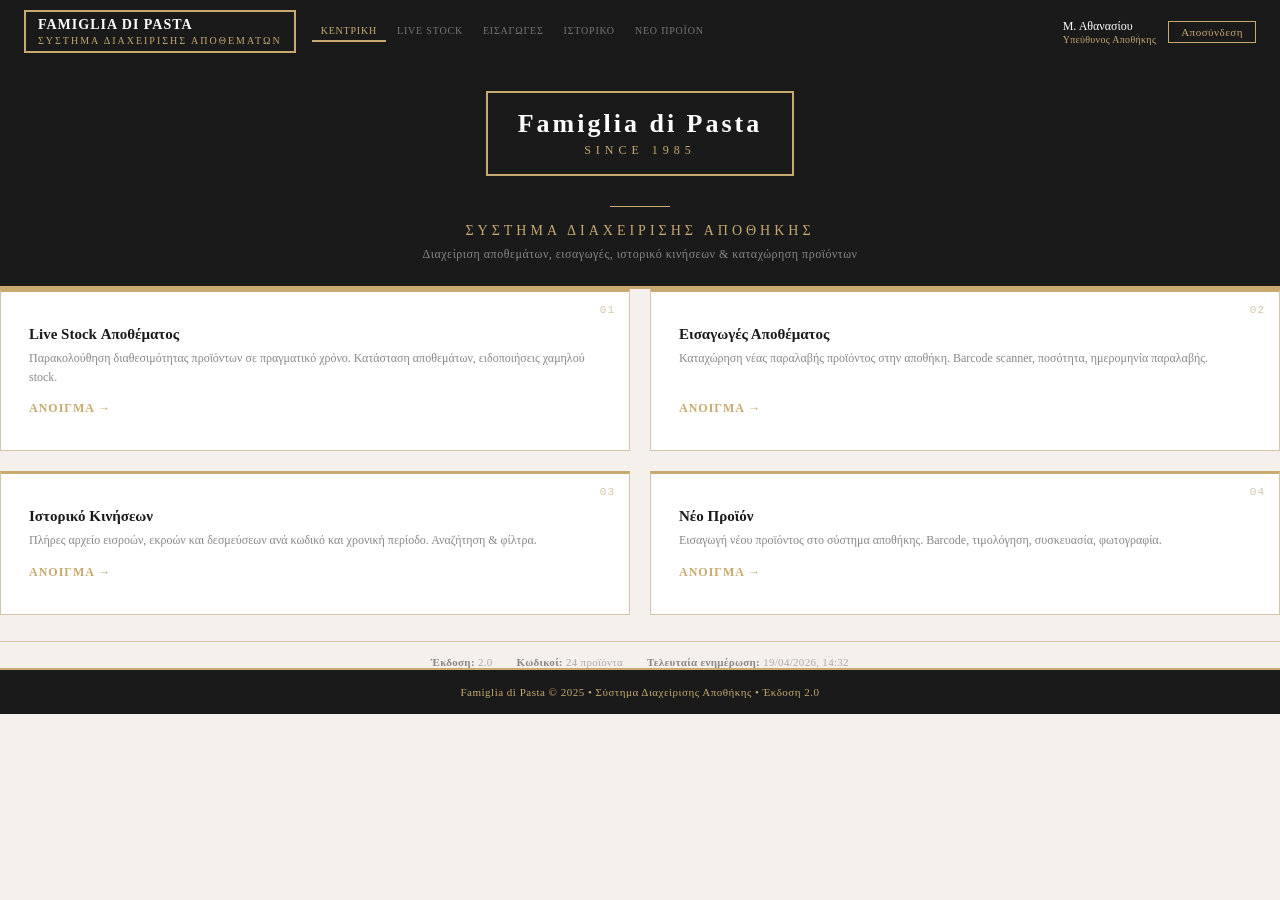
<file: index.html>
<!DOCTYPE html>
<html lang="el">
<head>
  <meta charset="UTF-8">
  <meta name="viewport" content="width=device-width, initial-scale=1.0">
  <title>Famiglia di Pasta – Κεντρική</title>
  <link rel="stylesheet" href="famiglia_style.css">
  <style>
    #logo-box { text-decoration: none; }
    #hero { padding: 28px 28px 24px; }
    #nav-grid { max-width: 100%; grid-template-columns: 1fr 1fr; gap: 20px; }
    .nav-card { padding: 34px 28px; }
    #main.home { max-width: 1100px; padding: 28px 32px 40px; }
    footer { margin-top: 0; }
  </style>
</head>
<body>

<a class="skip-nav" href="#main-content">Μετάβαση στο περιεχόμενο</a>

<div id="navbar" role="banner">
  <div id="navbar-left">
    <a href="Home.html" id="logo-box" aria-label="Famiglia di Pasta - Αρχική">
      <span id="logo-text">FAMIGLIA DI PASTA</span>
      <span id="logo-sub">Σύστημα Διαχείρισης Αποθεμάτων</span>
    </a>
    <nav id="navbar-links" aria-label="Κύρια πλοήγηση">
      <a href="Home.html" class="active" aria-current="page">Κεντρική</a>
      <a href="LiveStock.html">Live Stock</a>
      <a href="IncomingStock.html">Εισαγωγές</a>
      <a href="stockHistory.html">Ιστορικό</a>
      <a href="newProduct.html">Νέο Προϊόν</a>
    </nav>
  </div>
  <div id="navbar-right">
    <div>
      <span id="user-name">Μ. Αθανασίου</span>
      <span id="user-role">Υπεύθυνος Αποθήκης</span>
    </div>
    <a id="logout-btn" href="#" aria-label="Αποσύνδεση από το σύστημα">Αποσύνδεση</a>
  </div>
</div>

<!-- ===== HERO ===== -->
<div id="hero" role="img" aria-label="Famiglia di Pasta, since 1985">
  <div id="hero-logo">
    <span class="logo-main">Famiglia di Pasta</span>
    <span class="logo-accent">since 1985</span>
  </div>
  <div class="gold-divider"></div>
  <h1>Σύστημα Διαχείρισης Αποθήκης</h1>
  <p>Διαχείριση αποθεμάτων, εισαγωγές, ιστορικό κινήσεων &amp; καταχώρηση προϊόντων</p>
</div>

<!-- ===== MAIN ===== -->
<main id="main-content" id="main" class="home">

  <nav id="nav-grid" aria-label="Ενότητες συστήματος">

    <a class="nav-card" href="LiveStock.html">
      <span class="nav-card-number" aria-hidden="true">01</span>
      <span class="nav-card-title">Live Stock Αποθέματος</span>
      <span class="nav-card-desc">Παρακολούθηση διαθεσιμότητας προϊόντων σε πραγματικό χρόνο. Κατάσταση αποθεμάτων, ειδοποιήσεις χαμηλού stock.</span>
      <span class="nav-card-arrow" aria-hidden="true">Άνοιγμα &rarr;</span>
    </a>

    <a class="nav-card" href="IncomingStock.html">
      <span class="nav-card-number" aria-hidden="true">02</span>
      <span class="nav-card-title">Εισαγωγές Αποθέματος</span>
      <span class="nav-card-desc">Καταχώρηση νέας παραλαβής προϊόντος στην αποθήκη. Barcode scanner, ποσότητα, ημερομηνία παραλαβής.</span>
      <span class="nav-card-arrow" aria-hidden="true">Άνοιγμα &rarr;</span>
    </a>

    <a class="nav-card" href="stockHistory.html">
      <span class="nav-card-number" aria-hidden="true">03</span>
      <span class="nav-card-title">Ιστορικό Κινήσεων</span>
      <span class="nav-card-desc">Πλήρες αρχείο εισροών, εκροών και δεσμεύσεων ανά κωδικό και χρονική περίοδο. Αναζήτηση &amp; φίλτρα.</span>
      <span class="nav-card-arrow" aria-hidden="true">Άνοιγμα &rarr;</span>
    </a>

    <a class="nav-card" href="newProduct.html">
      <span class="nav-card-number" aria-hidden="true">04</span>
      <span class="nav-card-title">Νέο Προϊόν</span>
      <span class="nav-card-desc">Εισαγωγή νέου προϊόντος στο σύστημα αποθήκης. Barcode, τιμολόγηση, συσκευασία, φωτογραφία.</span>
      <span class="nav-card-arrow" aria-hidden="true">Άνοιγμα &rarr;</span>
    </a>

  </nav>

  <div id="sys-info" aria-label="Πληροφορίες συστήματος">
    <span class="sys-item"><strong>Έκδοση:</strong> 2.0</span>
    <span class="sys-item"><strong>Κωδικοί:</strong> 24 προϊόντα</span>
    <span class="sys-item"><strong>Τελευταία ενημέρωση:</strong> 19/04/2026, 14:32</span>
  </div>

</main>

<footer>
  <p>Famiglia di Pasta &copy; 2025 &bull; Σύστημα Διαχείρισης Αποθήκης &bull; Έκδοση 2.0</p>
</footer>

</body>
</html>
</file>
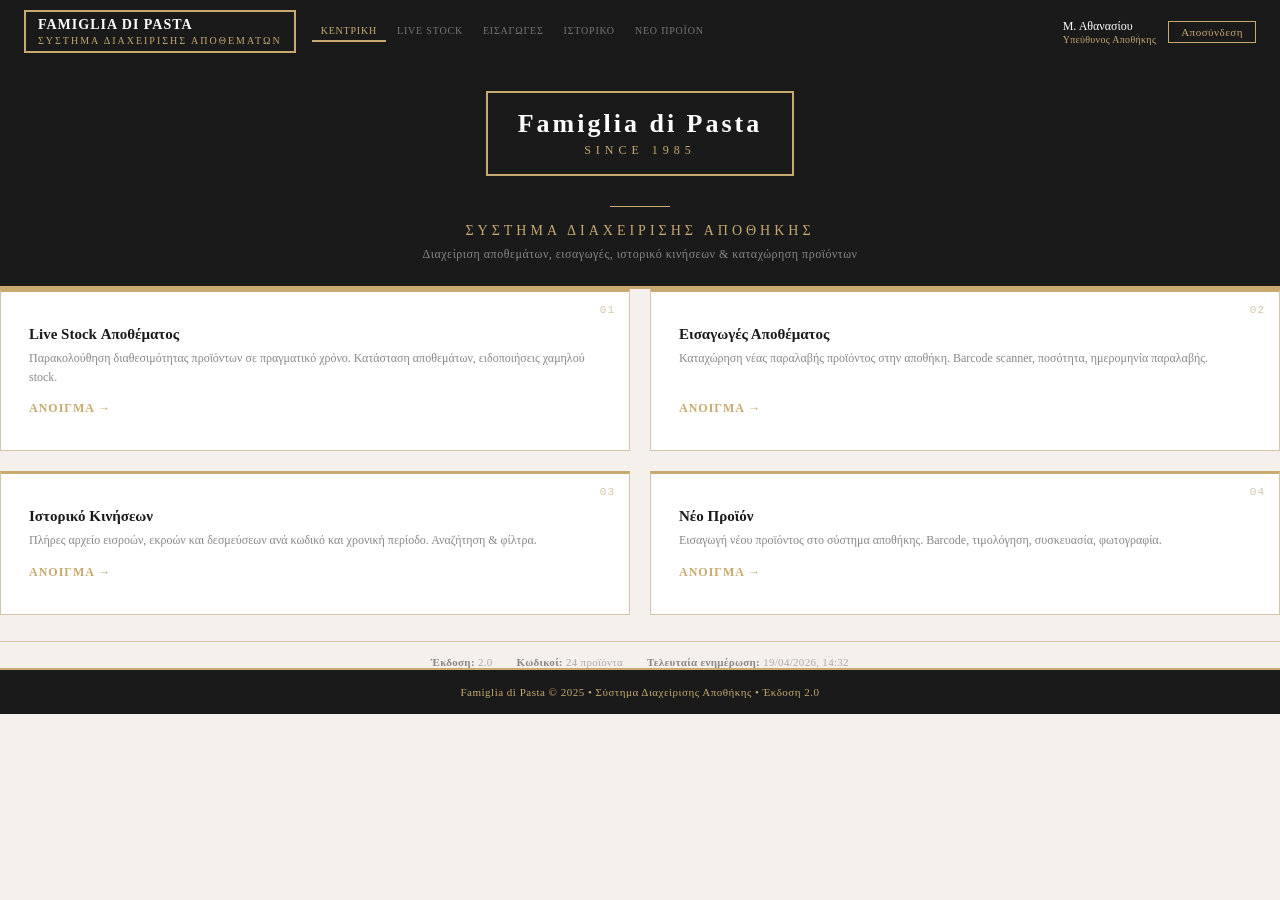
<file: Home.html>
<!DOCTYPE html>
<html lang="el">
<head>
  <meta charset="UTF-8">
  <meta name="viewport" content="width=device-width, initial-scale=1.0">
  <title>Famiglia di Pasta – Κεντρική</title>
  <link rel="stylesheet" href="famiglia_style.css">
  <style>
    #logo-box { text-decoration: none; }
    #hero { padding: 28px 28px 24px; }
    #nav-grid { max-width: 100%; grid-template-columns: 1fr 1fr; gap: 20px; }
    .nav-card { padding: 34px 28px; }
    #main.home { max-width: 1100px; padding: 28px 32px 40px; }
    footer { margin-top: 0; }
  </style>
</head>
<body>

<a class="skip-nav" href="#main-content">Μετάβαση στο περιεχόμενο</a>

<div id="navbar" role="banner">
  <div id="navbar-left">
    <a href="Home.html" id="logo-box" aria-label="Famiglia di Pasta - Αρχική">
      <span id="logo-text">FAMIGLIA DI PASTA</span>
      <span id="logo-sub">Σύστημα Διαχείρισης Αποθεμάτων</span>
    </a>
    <nav id="navbar-links" aria-label="Κύρια πλοήγηση">
      <a href="Home.html" class="active" aria-current="page">Κεντρική</a>
      <a href="LiveStock.html">Live Stock</a>
      <a href="IncomingStock.html">Εισαγωγές</a>
      <a href="stockHistory.html">Ιστορικό</a>
      <a href="newProduct.html">Νέο Προϊόν</a>
    </nav>
  </div>
  <div id="navbar-right">
    <div>
      <span id="user-name">Μ. Αθανασίου</span>
      <span id="user-role">Υπεύθυνος Αποθήκης</span>
    </div>
    <a id="logout-btn" href="#" aria-label="Αποσύνδεση από το σύστημα">Αποσύνδεση</a>
  </div>
</div>

<!-- ===== HERO ===== -->
<div id="hero" role="img" aria-label="Famiglia di Pasta, since 1985">
  <div id="hero-logo">
    <span class="logo-main">Famiglia di Pasta</span>
    <span class="logo-accent">since 1985</span>
  </div>
  <div class="gold-divider"></div>
  <h1>Σύστημα Διαχείρισης Αποθήκης</h1>
  <p>Διαχείριση αποθεμάτων, εισαγωγές, ιστορικό κινήσεων &amp; καταχώρηση προϊόντων</p>
</div>

<!-- ===== MAIN ===== -->
<main id="main-content" id="main" class="home">

  <nav id="nav-grid" aria-label="Ενότητες συστήματος">

    <a class="nav-card" href="LiveStock.html">
      <span class="nav-card-number" aria-hidden="true">01</span>
      <span class="nav-card-title">Live Stock Αποθέματος</span>
      <span class="nav-card-desc">Παρακολούθηση διαθεσιμότητας προϊόντων σε πραγματικό χρόνο. Κατάσταση αποθεμάτων, ειδοποιήσεις χαμηλού stock.</span>
      <span class="nav-card-arrow" aria-hidden="true">Άνοιγμα &rarr;</span>
    </a>

    <a class="nav-card" href="IncomingStock.html">
      <span class="nav-card-number" aria-hidden="true">02</span>
      <span class="nav-card-title">Εισαγωγές Αποθέματος</span>
      <span class="nav-card-desc">Καταχώρηση νέας παραλαβής προϊόντος στην αποθήκη. Barcode scanner, ποσότητα, ημερομηνία παραλαβής.</span>
      <span class="nav-card-arrow" aria-hidden="true">Άνοιγμα &rarr;</span>
    </a>

    <a class="nav-card" href="stockHistory.html">
      <span class="nav-card-number" aria-hidden="true">03</span>
      <span class="nav-card-title">Ιστορικό Κινήσεων</span>
      <span class="nav-card-desc">Πλήρες αρχείο εισροών, εκροών και δεσμεύσεων ανά κωδικό και χρονική περίοδο. Αναζήτηση &amp; φίλτρα.</span>
      <span class="nav-card-arrow" aria-hidden="true">Άνοιγμα &rarr;</span>
    </a>

    <a class="nav-card" href="newProduct.html">
      <span class="nav-card-number" aria-hidden="true">04</span>
      <span class="nav-card-title">Νέο Προϊόν</span>
      <span class="nav-card-desc">Εισαγωγή νέου προϊόντος στο σύστημα αποθήκης. Barcode, τιμολόγηση, συσκευασία, φωτογραφία.</span>
      <span class="nav-card-arrow" aria-hidden="true">Άνοιγμα &rarr;</span>
    </a>

  </nav>

  <div id="sys-info" aria-label="Πληροφορίες συστήματος">
    <span class="sys-item"><strong>Έκδοση:</strong> 2.0</span>
    <span class="sys-item"><strong>Κωδικοί:</strong> 24 προϊόντα</span>
    <span class="sys-item"><strong>Τελευταία ενημέρωση:</strong> 19/04/2026, 14:32</span>
  </div>

</main>

<footer>
  <p>Famiglia di Pasta &copy; 2025 &bull; Σύστημα Διαχείρισης Αποθήκης &bull; Έκδοση 2.0</p>
</footer>

</body>
</html>
</file>
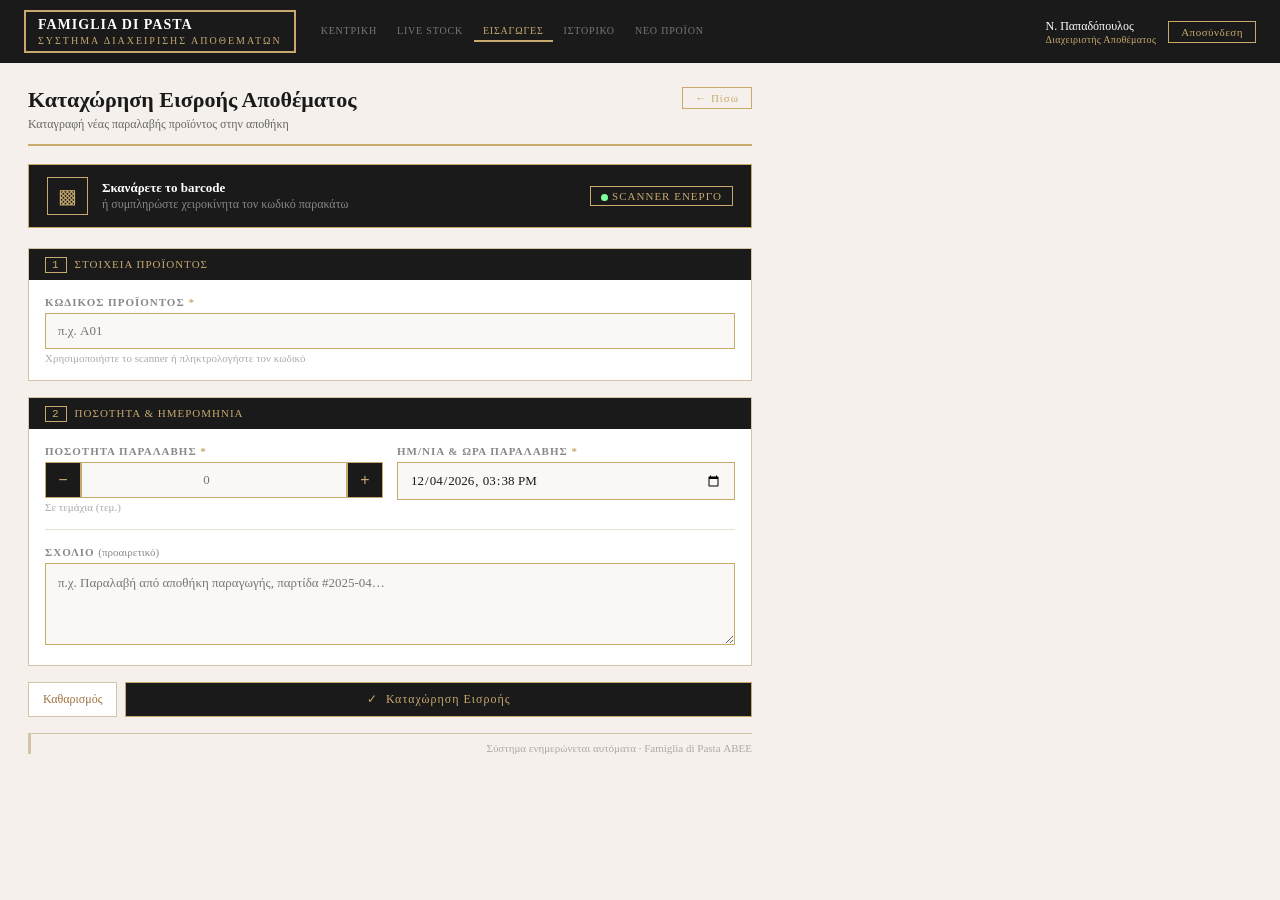
<file: IncomingStock.html>
<!DOCTYPE html>
<html lang="el">
<head>
  <meta charset="UTF-8">
  <meta name="viewport" content="width=device-width, initial-scale=1.0">
  <title>Famiglia di Pasta – Καταχώρηση Εισροής Αποθεμάτων</title>
  <link rel="stylesheet" href="famiglia_style.css">
  <style>#logo-box { text-decoration: none; }</style>
</head>
<body>

<a class="skip-nav" href="#main-content">Μετάβαση στο περιεχόμενο</a>

<!-- ===== NAVBAR ===== -->
<div id="navbar" role="banner">
  <div id="navbar-left">
    <a href="index.html" id="logo-box" aria-label="Famiglia di Pasta - Αρχική">
      <span id="logo-text">FAMIGLIA DI PASTA</span>
      <span id="logo-sub">Σύστημα Διαχείρισης Αποθεμάτων</span>
    </a>
    <nav id="navbar-links" aria-label="Κύρια πλοήγηση">
      <a href="index.html">Κεντρική</a>
      <a href="LiveStock.html">Live Stock</a>
      <a href="IncomingStock.html" class="active" aria-current="page">Εισαγωγές</a>
      <a href="stockHistory.html">Ιστορικό</a>
      <a href="newProduct.html">Νέο Προϊόν</a>
    </nav>
  </div>
  <div id="navbar-right">
    <div>
      <span id="user-name">Ν. Παπαδόπουλος</span>
      <span id="user-role">Διαχειριστής Αποθέματος</span>
    </div>
    <a id="logout-btn" href="#" aria-label="Αποσύνδεση">Αποσύνδεση</a>
  </div>
</div>

<!-- ===== MAIN ===== -->
<main id="main-content">
<div id="main" style="max-width:780px">

  <!-- Page Header -->
  <div id="page-header">
    <div>
      <h1 id="page-title">Καταχώρηση Εισροής Αποθέματος</h1>
      <p id="page-sub">Καταγραφή νέας παραλαβής προϊόντος στην αποθήκη</p>
    </div>
    <a href="index.html" class="btn-gold" aria-label="Επιστροφή στην κεντρική">&#8592; Πίσω</a>
  </div>

  <!-- Scanner Banner -->
  <div id="scanner-banner" role="status" aria-label="Κατάσταση scanner">
    <div class="scanner-icon" aria-hidden="true">&#9641;</div>
    <div>
      <strong>Σκανάρετε το barcode</strong><br>
      <span class="sub">ή συμπληρώστε χειροκίνητα τον κωδικό παρακάτω</span>
    </div>
    <span class="badge-scanner"><span class="dot" aria-hidden="true"></span>SCANNER ΕΝΕΡΓΟ</span>
  </div>

  <!-- Card 1: Προϊόν -->
  <div class="fp-card">
    <div class="fp-card-header"><span class="num" aria-hidden="true">1</span>Στοιχεία Προϊόντος</div>
    <div class="p-3" style="padding:16px">
      <label for="prod-code">Κωδικός Προϊόντος <span class="req" aria-label="υποχρεωτικό">*</span></label>
      <input type="text" id="prod-code" placeholder="π.χ. A01"
             oninput="handleCode(this.value)" autocomplete="off"
             aria-describedby="code-hint code-err">
      <div class="form-text" id="code-hint">Χρησιμοποιήστε το scanner ή πληκτρολογήστε τον κωδικό</div>
      <div id="code-err" role="alert" aria-live="polite">
        &#9888; Ο κωδικός δεν βρέθηκε στο σύστημα
      </div>
      <div id="prod-preview" aria-live="polite">
        <div>
          <div id="pp-name">—</div>
          <div id="pp-code">—</div>
        </div>
        <div style="text-align:right">
          <div class="form-text">Τρέχον απόθεμα</div>
          <span id="pp-stock-val">—</span>
          <span class="form-text"> τεμ.</span>
        </div>
      </div>
    </div>
  </div>

  <!-- Card 2: Ποσότητα & Ημερομηνία -->
  <div class="fp-card">
    <div class="fp-card-header"><span class="num" aria-hidden="true">2</span>Ποσότητα &amp; Ημερομηνία</div>
    <div style="padding:16px">
      <div class="row-2">

        <div class="col">
          <label for="qty">Ποσότητα Παραλαβής <span class="req" aria-label="υποχρεωτικό">*</span></label>
          <div style="display:flex;gap:0">
            <button class="btn-qty" type="button" onclick="changeQty(-1)" aria-label="Μείωση ποσότητας">−</button>
            <input type="number" id="qty" style="text-align:center;border-radius:0;flex:1" min="1" placeholder="0"
                   oninput="updateSummary()" aria-describedby="qty-hint">
            <button class="btn-qty" type="button" onclick="changeQty(1)" aria-label="Αύξηση ποσότητας">+</button>
          </div>
          <div class="form-text" id="qty-hint">Σε τεμάχια (τεμ.)</div>
        </div>

        <div class="col">
          <label for="dt-field">Ημ/νία &amp; Ώρα Παραλαβής <span class="req" aria-label="υποχρεωτικό">*</span></label>
          <input type="datetime-local" id="dt-field">
        </div>

      </div>

      <hr class="divider" style="margin:16px 0">

      <div id="summary-bar" aria-live="polite">
        <div><div class="sum-label">Κωδικός</div><div class="sum-val" id="sum-code">—</div></div>
        <div><div class="sum-label">Ποσ. Εισροής</div><div class="sum-val" id="sum-qty">—</div></div>
        <div><div class="sum-label">Νέο Απόθεμα</div><div class="sum-val" id="sum-new">—</div></div>
      </div>

      <label for="comment">Σχόλιο <span style="text-transform:none;letter-spacing:0;font-size:11px;font-weight:normal">(προαιρετικό)</span></label>
      <textarea id="comment" rows="3" placeholder="π.χ. Παραλαβή από αποθήκη παραγωγής, παρτίδα #2025-04…"></textarea>
    </div>
  </div>

  <!-- Actions -->
  <div style="display:flex;gap:8px;margin-bottom:16px;flex-wrap:wrap">
    <button id="btn-clear" class="btn-clear" type="button" onclick="clearForm()">Καθαρισμός</button>
    <button id="btn-submit" type="button" style="flex:1;min-width:180px" onclick="submitForm()">&#10003; &nbsp;Καταχώρηση Εισροής</button>
  </div>

  <p id="footer">Σύστημα ενημερώνεται αυτόματα &middot; Famiglia di Pasta ΑΒΕΕ</p>
</div>
</main>

<div id="toast" role="status" aria-live="polite">&#10003; &nbsp;Η εισροή καταχωρήθηκε επιτυχώς!</div>

<script>
  var products = {
    /* ── ΑΤΟΜΙΚΑ ── */
    'A01': { name: 'Σφολιάτες ατομικά',                  stock: 1240 },
    'A02': { name: 'Σφολιάτες χειροποίητες πατητές',     stock: 560  },
    'A03': { name: 'Χειροποίητες Σφολιάτες',             stock: 430  },
    'A04': { name: 'Κρουασίνια',                          stock: 890  },
    'A05': { name: 'Ζύμες κουρού',                        stock: 320  },
    'A06': { name: 'Γεμιστά κουλούρια Θεσσαλονίκης',    stock: 210  },
    'A07': { name: 'Κουλούρια',                           stock: 780  },
    'A08': { name: 'Φλογέρες ατομικά',                   stock: 150  },
    'A09': { name: 'Κρουασάν ατομικά',                   stock: 95   },
    'A10': { name: 'Μπριός',                              stock: 340  },
    'A11': { name: 'Ατομικές πίτες',                      stock: 60   },
    'A12': { name: 'Πίτες σκεπαστές',                    stock: 480  },
    'A13': { name: 'Χειροποίητα βέργας',                 stock: 270  },
    'A14': { name: 'Πίτες χωριάτικες ταψί',              stock: 0    },
    'A15': { name: 'Μπουγάτσες',                          stock: 130  },
    'A16': { name: 'Κρουασάν προσυσκευασμένα',           stock: 85   },
    /* ── ΧΥΜΑ ── */
    'X01': { name: 'Σφολιάτες μίνι χύμα',                stock: 85   },
    'X02': { name: 'Μίνι κουρού',                         stock: 620  },
    'X03': { name: 'Βέργας μίνι χύμα',                   stock: 310  },
    'X04': { name: 'Κρουασανάκια μίνι χύμα',             stock: 450  },
    'X05': { name: 'Κουλουρίνια μίνι χύμα',              stock: 900  },
    'X06': { name: 'Μπριός μίνι',                         stock: 40   },
    'X07': { name: 'Κροκέτες',                            stock: 430  },
    'X08': { name: 'Γλυκά μίνι',                          stock: 180  },
    /* ── ΣΥΣΚΕΥΑΣΜΕΝΑ ── */
    'S01': { name: 'Πίτες Famiglia',                      stock: 40   },
    'S02': { name: 'Σφολιάτες Μίνι',                     stock: 720  },
    'S03': { name: 'Πίτες - ταψιά',                      stock: 390  },
    'S04': { name: 'Στριφτές Πίτες',                     stock: 260  },
    'S05': { name: 'Μίνι κουρού',                         stock: 510  },
    'S06': { name: 'Κουλουρίνια',                         stock: 830  },
    'S07': { name: 'Μπουγάτσες',                          stock: 110  },
    'S08': { name: 'Μπισκότα',                            stock: 1500 },
    'S09': { name: 'Μίνι Βέργας',                        stock: 670  },
    'S10': { name: 'Ρολλίνια',                            stock: 0    },
    /* ── ΑΡΤΟΣΚΕΥΑΣΜΑΤΑ ── */
    'B01': { name: 'Μπαγκέτες 250γρ+',                   stock: 560  },
    'B02': { name: 'Μπαγκέτες Σάντουιτς 120-150γρ',      stock: 340  },
    'B03': { name: 'Ψωμάκια Golden Selection 30-65γρ',   stock: 920  },
    'B04': { name: 'Φρατζόλες 350-400γρ',                stock: 0    },
    'B05': { name: 'Τσιαπάτα Σάντουιτς 70-130γρ',        stock: 210  },
    'B06': { name: 'Μίνι Κουβέρ "Μόνο Απόψυξη" 30γρ',  stock: 75   },
    'B07': { name: 'Φόρμες Τοστ 800, 950 και 1350γρ',    stock: 480  },
    'B08': { name: 'Ψωμάκια Burgers',                    stock: 630  }
  };

  var currentStock = null;

  (function() {
    var now = new Date();
    now.setMinutes(now.getMinutes() - now.getTimezoneOffset());
    document.getElementById('dt-field').value = now.toISOString().slice(0, 16);
  })();

  function handleCode(val) {
    var code = val.trim().toUpperCase();
    var inp  = document.getElementById('prod-code');
    var prev = document.getElementById('prod-preview');
    var err  = document.getElementById('code-err');

    prev.classList.remove('show');
    err.classList.remove('show');
    inp.classList.remove('scanned');
    currentStock = null;

    if (code.length < 2) { updateSummary(); return; }

    if (products[code]) {
      var p = products[code];
      document.getElementById('pp-name').textContent      = p.name;
      document.getElementById('pp-code').textContent      = code;
      document.getElementById('pp-stock-val').textContent = p.stock.toLocaleString('el-GR');
      prev.classList.add('show');
      inp.classList.add('scanned');
      currentStock = p.stock;
    } else {
      err.classList.add('show');
    }
    updateSummary();
  }

  function changeQty(d) {
    var el = document.getElementById('qty');
    el.value = Math.max(1, (parseInt(el.value) || 0) + d);
    updateSummary();
  }

  function updateSummary() {
    var code = document.getElementById('prod-code').value.trim().toUpperCase();
    var qty  = parseInt(document.getElementById('qty').value) || 0;
    var bar  = document.getElementById('summary-bar');

    if (currentStock !== null && qty > 0) {
      document.getElementById('sum-code').textContent = code;
      document.getElementById('sum-qty').textContent  = '+' + qty;
      document.getElementById('sum-new').textContent  = (currentStock + qty).toLocaleString('el-GR');
      bar.classList.add('show');
    } else {
      bar.classList.remove('show');
    }
  }

  function clearForm() {
    document.getElementById('prod-code').value = '';
    document.getElementById('prod-code').classList.remove('scanned');
    document.getElementById('qty').value = '';
    document.getElementById('comment').value = '';
    document.getElementById('prod-preview').classList.remove('show');
    document.getElementById('code-err').classList.remove('show');
    document.getElementById('summary-bar').classList.remove('show');
    var n = new Date();
    n.setMinutes(n.getMinutes() - n.getTimezoneOffset());
    document.getElementById('dt-field').value = n.toISOString().slice(0, 16);
    currentStock = null;
    document.getElementById('prod-code').focus();
  }

  function submitForm() {
    var code = document.getElementById('prod-code').value.trim().toUpperCase();
    var qty  = parseInt(document.getElementById('qty').value) || 0;
    var dt   = document.getElementById('dt-field').value;

    if (!products[code]) { document.getElementById('code-err').classList.add('show'); document.getElementById('prod-code').focus(); return; }
    if (qty < 1)          { document.getElementById('qty').focus(); return; }
    if (!dt)              { document.getElementById('dt-field').focus(); return; }

    products[code].stock += qty;
    var t = document.getElementById('toast');
    t.classList.add('show');
    setTimeout(function() { t.classList.remove('show'); }, 3000);
    setTimeout(clearForm, 400);
  }
</script>

</body>
</html>
</file>
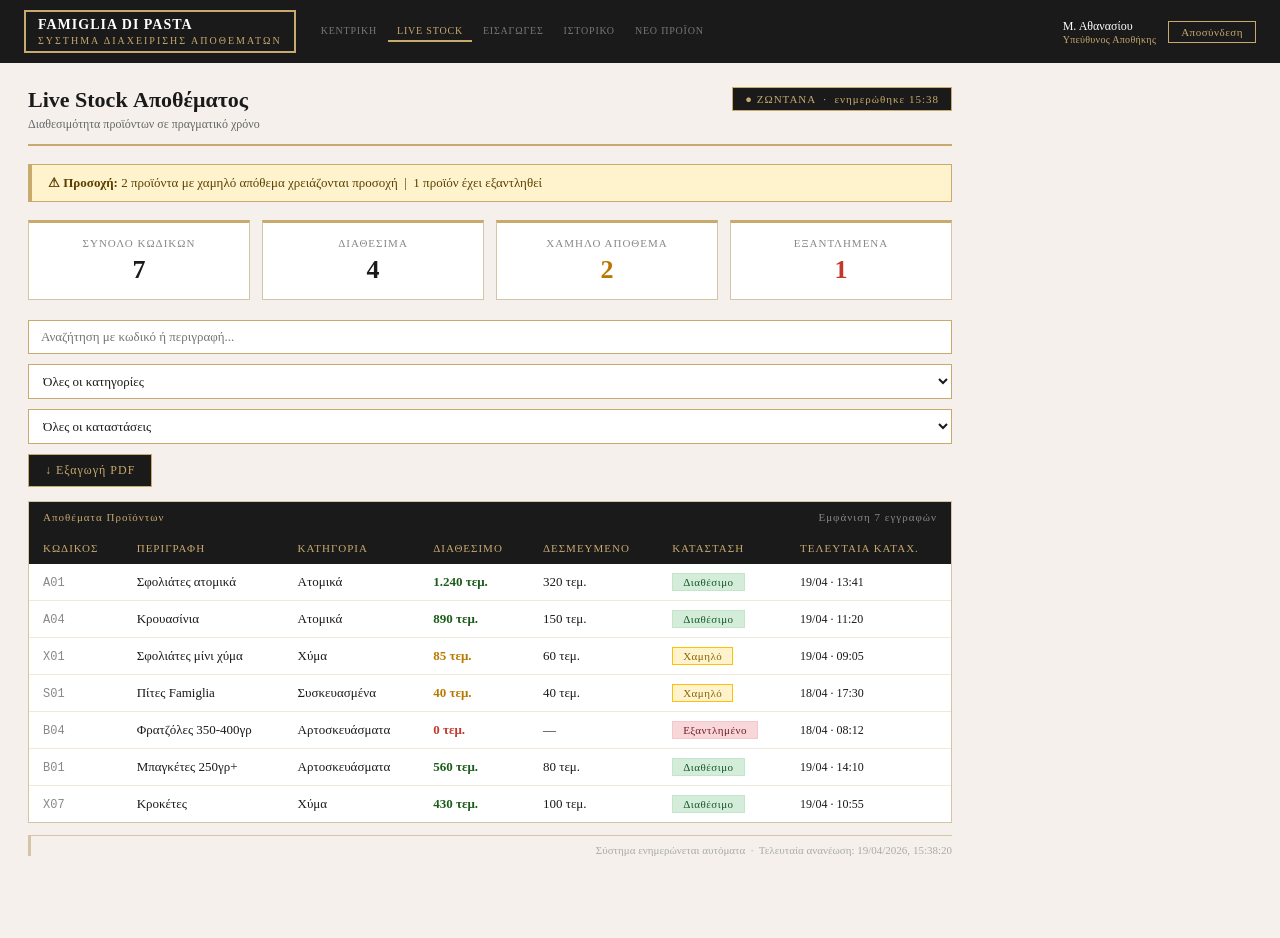
<file: LiveStock.html>
<!DOCTYPE html>
<html lang="el">
<head>
  <meta charset="UTF-8">
  <meta name="viewport" content="width=device-width, initial-scale=1.0">
  <title>Famiglia di Pasta - Live Stock</title>
  <link rel="stylesheet" href="famiglia_style.css">
  <style>#logo-box { text-decoration: none; }</style>
</head>
<body>

<a class="skip-nav" href="#main-content">Μετάβαση στο περιεχόμενο</a>

<div id="navbar" role="banner">
  <div id="navbar-left">
    <a href="index.html" id="logo-box" aria-label="Famiglia di Pasta - Αρχική">
      <span id="logo-text">FAMIGLIA DI PASTA</span>
      <span id="logo-sub">Σύστημα Διαχείρισης Αποθεμάτων</span>
    </a>
    <nav id="navbar-links" aria-label="Κύρια πλοήγηση">
      <a href="index.html">Κεντρική</a>
      <a href="LiveStock.html" class="active" aria-current="page">Live Stock</a>
      <a href="IncomingStock.html">Εισαγωγές</a>
      <a href="stockHistory.html">Ιστορικό</a>
      <a href="newProduct.html">Νέο Προϊόν</a>
    </nav>
  </div>
  <div id="navbar-right">
    <div>
      <span id="user-name">Μ. Αθανασίου</span>
      <span id="user-role">Υπεύθυνος Αποθήκης</span>
    </div>
    <a id="logout-btn" href="#" aria-label="Αποσύνδεση">Αποσύνδεση</a>
  </div>
</div>

<!-- ===== MAIN ===== -->
<main id="main-content">
<div id="main">

  <!-- Page Header -->
  <div id="page-header">
    <div>
      <h1 id="page-title">Live Stock Αποθέματος</h1>
      <p id="page-subtitle">Διαθεσιμότητα προϊόντων σε πραγματικό χρόνο</p>
    </div>
    <span id="live-badge" aria-live="polite">&#9679; ΖΩΝΤΑΝΑ &nbsp;&middot;&nbsp; ενημερώθηκε <span id="live-time">14:32</span></span>
  </div>

  <!-- Alert Bar -->
  <div id="alert-bar" role="alert">
    <strong>&#9888; Προσοχή:</strong> 2 προϊόντα με χαμηλό απόθεμα χρειάζονται προσοχή &nbsp;|&nbsp; 1 προϊόν έχει εξαντληθεί
  </div>

  <!-- Metric Cards -->
  <div id="metrics" role="region" aria-label="Σύνοψη αποθέματος">
    <div class="metric-card">
      <p class="metric-label">Σύνολο κωδικών</p>
      <p class="metric-value" id="count-total">7</p>
    </div>
    <div class="metric-card">
      <p class="metric-label">Διαθέσιμα</p>
      <p class="metric-value" id="count-ok">4</p>
    </div>
    <div class="metric-card">
      <p class="metric-label">Χαμηλό απόθεμα</p>
      <p class="metric-value-warn" id="count-low">2</p>
    </div>
    <div class="metric-card">
      <p class="metric-label">Εξαντλημένα</p>
      <p class="metric-value-danger" id="count-empty">1</p>
    </div>
  </div>

  <!-- Controls -->
  <div id="controls" role="search" aria-label="Φίλτρα αποθέματος">
    <label for="search-box" class="skip-nav">Αναζήτηση</label>
    <input id="search-box" type="search" placeholder="Αναζήτηση με κωδικό ή περιγραφή..."
           aria-label="Αναζήτηση προϊόντος" autocomplete="off">
    <select class="filter-select" id="filter-cat" aria-label="Φίλτρο κατηγορίας">
      <option value="">Όλες οι κατηγορίες</option>
      <option value="Ατομικά">Ατομικά</option>
      <option value="Χύμα">Χύμα</option>
      <option value="Συσκευασμένα">Συσκευασμένα</option>
      <option value="Αρτοσκευάσματα">Αρτοσκευάσματα</option>
    </select>
    <select class="filter-select" id="filter-status" aria-label="Φίλτρο κατάστασης">
      <option value="">Όλες οι καταστάσεις</option>
      <option value="Διαθέσιμο">Διαθέσιμο</option>
      <option value="Χαμηλό">Χαμηλό</option>
      <option value="Εξαντλημένο">Εξαντλημένο</option>
    </select>
    <input id="pdf-btn" type="button" value="&#8595; Εξαγωγή PDF" aria-label="Εξαγωγή σε PDF">
  </div>

  <!-- Stock Table -->
  <div id="table-wrap">
    <div id="table-header-bar">
      <span>Αποθέματα Προϊόντων</span>
      <span id="table-count" aria-live="polite">Εμφάνιση 7 εγγραφών</span>
    </div>
    <div id="no-results" role="status">Δεν βρέθηκαν προϊόντα με τα επιλεγμένα φίλτρα.</div>
    <div class="table-scroll">
      <table id="stock-table" aria-label="Πίνακας αποθεμάτων">
        <thead>
          <tr>
            <th scope="col">Κωδικός</th>
            <th scope="col">Περιγραφή</th>
            <th scope="col">Κατηγορία</th>
            <th scope="col">Διαθέσιμο</th>
            <th scope="col">Δεσμευμένο</th>
            <th scope="col">Κατάσταση</th>
            <th scope="col">Τελευταία καταχ.</th>
          </tr>
        </thead>
        <tbody id="stock-body">
          <tr data-cat="Ατομικά" data-status="Διαθέσιμο" data-search="a01 σφολιάτες ατομικά">
            <td><span class="code">A01</span></td>
            <td>Σφολιάτες ατομικά</td>
            <td>Ατομικά</td>
            <td><span class="qty-ok">1.240 τεμ.</span></td>
            <td>320 τεμ.</td>
            <td><span class="badge-ok">Διαθέσιμο</span></td>
            <td><span class="timestamp">19/04 &middot; 13:41</span></td>
          </tr>
          <tr data-cat="Ατομικά" data-status="Διαθέσιμο" data-search="a04 κρουασίνια ατομικά">
            <td><span class="code">A04</span></td>
            <td>Κρουασίνια</td>
            <td>Ατομικά</td>
            <td><span class="qty-ok">890 τεμ.</span></td>
            <td>150 τεμ.</td>
            <td><span class="badge-ok">Διαθέσιμο</span></td>
            <td><span class="timestamp">19/04 &middot; 11:20</span></td>
          </tr>
          <tr data-cat="Χύμα" data-status="Χαμηλό" data-search="x01 σφολιάτες μίνι χύμα">
            <td><span class="code">X01</span></td>
            <td>Σφολιάτες μίνι χύμα</td>
            <td>Χύμα</td>
            <td><span class="qty-low">85 τεμ.</span></td>
            <td>60 τεμ.</td>
            <td><span class="badge-low">Χαμηλό</span></td>
            <td><span class="timestamp">19/04 &middot; 09:05</span></td>
          </tr>
          <tr data-cat="Συσκευασμένα" data-status="Χαμηλό" data-search="s01 πίτες famiglia συσκευασμένα">
            <td><span class="code">S01</span></td>
            <td>Πίτες Famiglia</td>
            <td>Συσκευασμένα</td>
            <td><span class="qty-low">40 τεμ.</span></td>
            <td>40 τεμ.</td>
            <td><span class="badge-low">Χαμηλό</span></td>
            <td><span class="timestamp">18/04 &middot; 17:30</span></td>
          </tr>
          <tr data-cat="Αρτοσκευάσματα" data-status="Εξαντλημένο" data-search="b04 φρατζόλες αρτοσκευάσματα">
            <td><span class="code">B04</span></td>
            <td>Φρατζόλες 350-400γρ</td>
            <td>Αρτοσκευάσματα</td>
            <td><span class="qty-empty">0 τεμ.</span></td>
            <td>&mdash;</td>
            <td><span class="badge-empty">Εξαντλημένο</span></td>
            <td><span class="timestamp">18/04 &middot; 08:12</span></td>
          </tr>
          <tr data-cat="Αρτοσκευάσματα" data-status="Διαθέσιμο" data-search="b01 μπαγκέτες αρτοσκευάσματα">
            <td><span class="code">B01</span></td>
            <td>Μπαγκέτες 250γρ+</td>
            <td>Αρτοσκευάσματα</td>
            <td><span class="qty-ok">560 τεμ.</span></td>
            <td>80 τεμ.</td>
            <td><span class="badge-ok">Διαθέσιμο</span></td>
            <td><span class="timestamp">19/04 &middot; 14:10</span></td>
          </tr>
          <tr data-cat="Χύμα" data-status="Διαθέσιμο" data-search="x07 κροκέτες χύμα">
            <td><span class="code">X07</span></td>
            <td>Κροκέτες</td>
            <td>Χύμα</td>
            <td><span class="qty-ok">430 τεμ.</span></td>
            <td>100 τεμ.</td>
            <td><span class="badge-ok">Διαθέσιμο</span></td>
            <td><span class="timestamp">19/04 &middot; 10:55</span></td>
          </tr>
        </tbody>
      </table>
    </div>
  </div>

  <p id="footer" aria-live="polite">Σύστημα ενημερώνεται αυτόματα &nbsp;&middot;&nbsp; Τελευταία ανανέωση: 19/04/2026, <span id="last-update">14:32:08</span></p>

</div>
</main>

<script>
  function updateClock() {
    var now = new Date();
    var h = String(now.getHours()).padStart(2,'0');
    var m = String(now.getMinutes()).padStart(2,'0');
    var s = String(now.getSeconds()).padStart(2,'0');
    document.getElementById('live-time').textContent = h + ':' + m;
    document.getElementById('last-update').textContent = h + ':' + m + ':' + s;
  }
  updateClock();
  setInterval(updateClock, 30000);

  function applyFilters() {
    var search = document.getElementById('search-box').value.toLowerCase().trim();
    var cat    = document.getElementById('filter-cat').value;
    var status = document.getElementById('filter-status').value;
    var rows   = document.querySelectorAll('#stock-body tr');
    var visible = 0;

    rows.forEach(function(row) {
      var matchSearch = !search || row.dataset.search.includes(search);
      var matchCat    = !cat    || row.dataset.cat === cat;
      var matchStatus = !status || row.dataset.status === status;
      var show = matchSearch && matchCat && matchStatus;
      row.style.display = show ? '' : 'none';
      if (show) visible++;
    });

    document.getElementById('no-results').style.display = visible === 0 ? 'block' : 'none';
    document.getElementById('table-count').textContent  = 'Εμφάνιση ' + visible + ' εγγραφών';
  }

  document.getElementById('search-box').addEventListener('input', applyFilters);
  document.getElementById('filter-cat').addEventListener('change', applyFilters);
  document.getElementById('filter-status').addEventListener('change', applyFilters);

  document.getElementById('pdf-btn').addEventListener('click', function() {
    window.print();
  });
</script>

<style>
  @media print {
    #navbar, #controls, #alert-bar, p#footer { display: none; }
    #main { padding: 0; max-width: 100%; }
    #table-wrap { border: none; }
  }
</style>

</body>
</html>
</file>
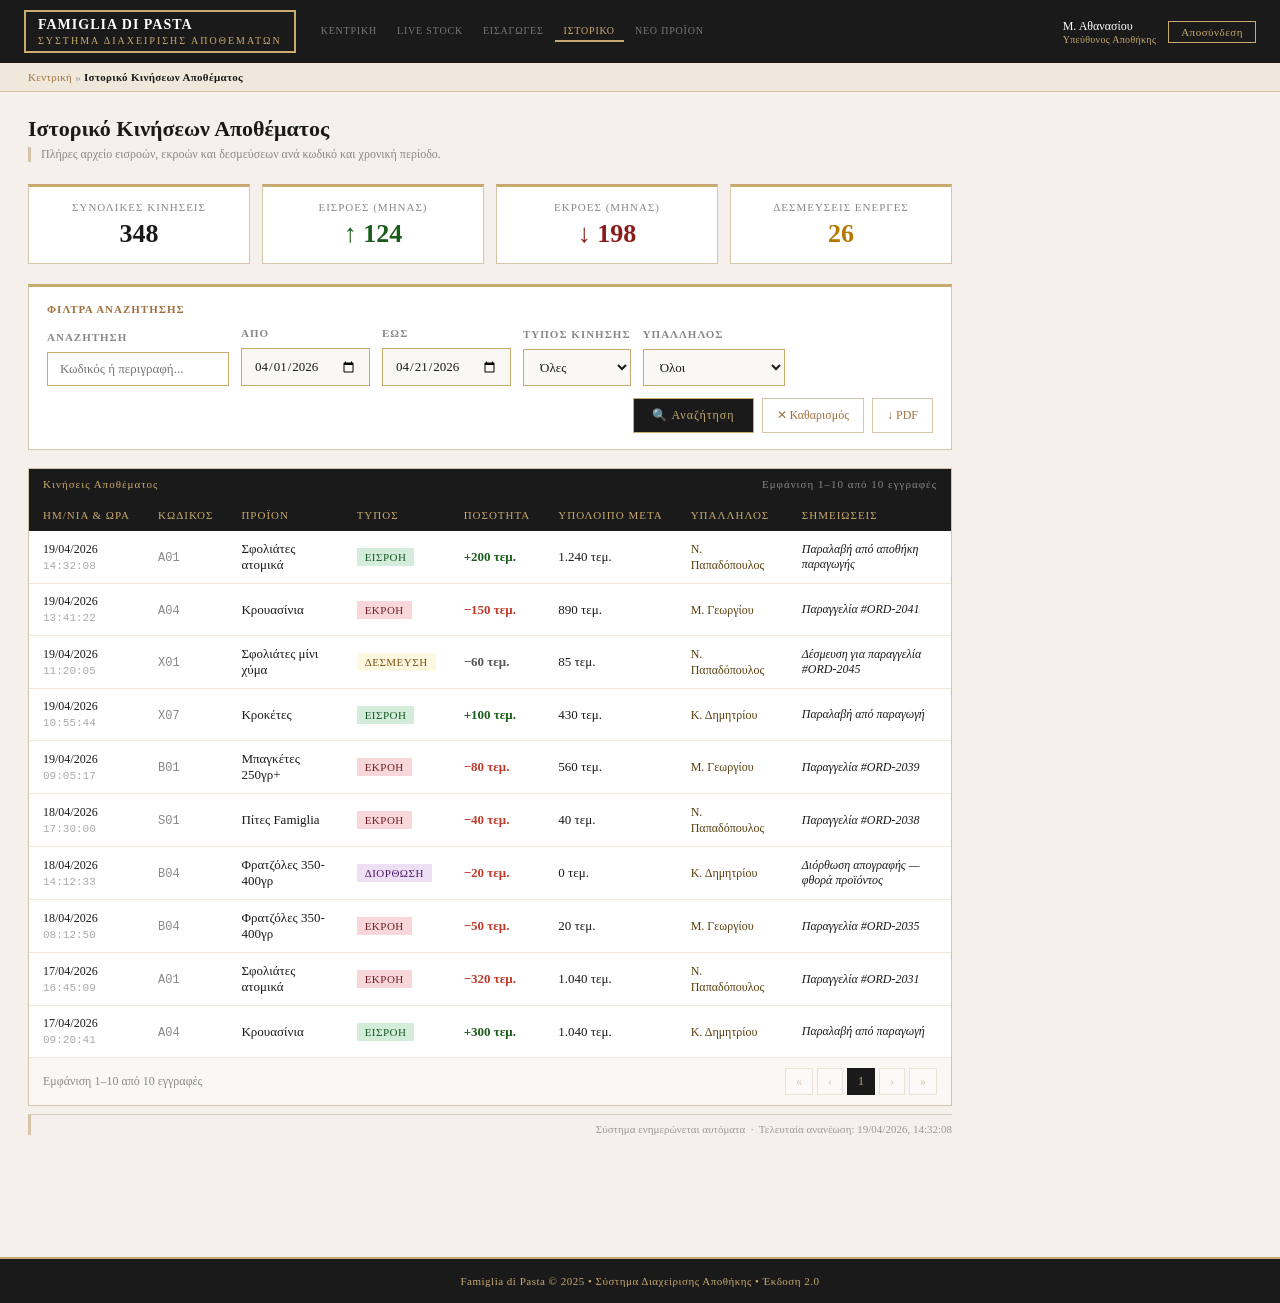
<file: stockHistory.html>
<!DOCTYPE html>
<html lang="el">
<head>
  <meta charset="UTF-8">
  <meta name="viewport" content="width=device-width, initial-scale=1.0">
  <title>Famiglia di Pasta - Ιστορικό Κινήσεων Αποθέματος</title>
  <link rel="stylesheet" href="famiglia_style.css">
  <style>#logo-box { text-decoration: none; }</style>
</head>
<body>

<a class="skip-nav" href="#main-content">Μετάβαση στο περιεχόμενο</a>

<div id="navbar" role="banner">
  <div id="navbar-left">
    <a href="index.html" id="logo-box" aria-label="Famiglia di Pasta - Αρχική">
      <span id="logo-text">FAMIGLIA DI PASTA</span>
      <span id="logo-sub">Σύστημα Διαχείρισης Αποθεμάτων</span>
    </a>
    <nav id="navbar-links" aria-label="Κύρια πλοήγηση">
      <a href="index.html">Κεντρική</a>
      <a href="LiveStock.html">Live Stock</a>
      <a href="IncomingStock.html">Εισαγωγές</a>
      <a href="stockHistory.html" class="active" aria-current="page">Ιστορικό</a>
      <a href="newProduct.html">Νέο Προϊόν</a>
    </nav>
  </div>
  <div id="navbar-right">
    <div>
      <span id="user-name">Μ. Αθανασίου</span>
      <span id="user-role">Υπεύθυνος Αποθήκης</span>
    </div>
    <a id="logout-btn" href="#" aria-label="Αποσύνδεση">Αποσύνδεση</a>
  </div>
</div>

<!-- ===== BREADCRUMB ===== -->
<nav id="breadcrumb" aria-label="Breadcrumb">
  <a href="index.html">Κεντρική</a> &raquo;
  <strong>Ιστορικό Κινήσεων Αποθέματος</strong>
</nav>

<!-- ===== MAIN ===== -->
<main id="main-content">
<div id="main">

  <h2>Ιστορικό Κινήσεων Αποθέματος</h2>
  <p>Πλήρες αρχείο εισροών, εκροών και δεσμεύσεων ανά κωδικό και χρονική περίοδο.</p>

  <!-- Metric Cards -->
  <div id="metrics" role="region" aria-label="Στατιστικά κινήσεων">
    <div class="metric-card">
      <p class="metric-label">Συνολικές κινήσεις</p>
      <p class="metric-value">348</p>
    </div>
    <div class="metric-card">
      <p class="metric-label">Εισροές (μήνας)</p>
      <p class="metric-value-in">&#8593; 124</p>
    </div>
    <div class="metric-card">
      <p class="metric-label">Εκροές (μήνας)</p>
      <p class="metric-value-out">&#8595; 198</p>
    </div>
    <div class="metric-card">
      <p class="metric-label">Δεσμεύσεις ενεργές</p>
      <p class="metric-value-warn">26</p>
    </div>
  </div>

  <!-- Filters -->
  <div id="filters">
    <div id="filters-title">Φίλτρα Αναζήτησης</div>
    <div id="filters-row">
      <div class="filter-group">
        <label for="search-box">Αναζήτηση</label>
        <input type="search" id="search-box" placeholder="Κωδικός ή περιγραφή...">
      </div>
      <div class="filter-group">
        <label for="date-from">Από</label>
        <input type="date" id="date-from" value="2026-04-01">
      </div>
      <div class="filter-group">
        <label for="date-to">Έως</label>
        <input type="date" id="date-to" value="2026-04-21">
      </div>
      <div class="filter-group">
        <label for="filter-type">Τύπος κίνησης</label>
        <select id="filter-type">
          <option value="">Όλες</option>
          <option value="ΕΙΣΡΟΗ">Εισροή</option>
          <option value="ΕΚΡΟΗ">Εκροή</option>
          <option value="ΔΕΣΜΕΥΣΗ">Δέσμευση</option>
          <option value="ΔΙΟΡΘΩΣΗ">Διόρθωση</option>
        </select>
      </div>
      <div class="filter-group">
        <label for="filter-user">Υπάλληλος</label>
        <select id="filter-user">
          <option value="">Όλοι</option>
          <option value="Παπαδόπουλος">Ν. Παπαδόπουλος</option>
          <option value="Γεωργίου">Μ. Γεωργίου</option>
          <option value="Δημητρίου">Κ. Δημητρίου</option>
        </select>
      </div>
      <div id="filters-actions">
        <button class="btn-search" type="button" onclick="applyFilters()">&#128269; Αναζήτηση</button>
        <button class="btn-clear"  type="button" onclick="resetFilters()">&#10005; Καθαρισμός</button>
        <button class="btn-pdf"    type="button" onclick="window.print()">&#8595; PDF</button>
      </div>
    </div>
  </div>

  <!-- Table -->
  <div id="table-wrap">
    <div id="table-header-bar">
      <span>Κινήσεις Αποθέματος</span>
      <span id="table-count" aria-live="polite">Εμφάνιση 1–10 από 10 εγγραφές</span>
    </div>

    <div id="no-results" role="status">Δεν βρέθηκαν εγγραφές με τα επιλεγμένα φίλτρα.</div>

    <div class="table-scroll">
      <table id="history-table" aria-label="Ιστορικό κινήσεων αποθέματος">
        <thead>
          <tr>
            <th scope="col" onclick="sortTable(0)" data-col="0" aria-sort="ascending">Ημ/νία &amp; Ώρα</th>
            <th scope="col" onclick="sortTable(1)" data-col="1">Κωδικός</th>
            <th scope="col" onclick="sortTable(2)" data-col="2">Προϊόν</th>
            <th scope="col" onclick="sortTable(3)" data-col="3">Τύπος</th>
            <th scope="col" onclick="sortTable(4)" data-col="4">Ποσότητα</th>
            <th scope="col" onclick="sortTable(5)" data-col="5">Υπόλοιπο μετά</th>
            <th scope="col" onclick="sortTable(6)" data-col="6">Υπάλληλος</th>
            <th scope="col">Σημειώσεις</th>
          </tr>
        </thead>
        <tbody id="table-body">
          <tr data-search="a01 σφολιάτες ατομικά" data-type="ΕΙΣΡΟΗ" data-user="Παπαδόπουλος" data-date="2026-04-19">
            <td><span class="timestamp">19/04/2026</span><span class="timestamp-time">14:32:08</span></td>
            <td><span class="code">A01</span></td>
            <td>Σφολιάτες ατομικά</td>
            <td><span class="badge-in">ΕΙΣΡΟΗ</span></td>
            <td><span class="qty-in">+200 τεμ.</span></td>
            <td>1.240 τεμ.</td>
            <td><span class="user-badge">Ν. Παπαδόπουλος</span></td>
            <td class="note-cell">Παραλαβή από αποθήκη παραγωγής</td>
          </tr>
          <tr data-search="a04 κρουασίνια ατομικά" data-type="ΕΚΡΟΗ" data-user="Γεωργίου" data-date="2026-04-19">
            <td><span class="timestamp">19/04/2026</span><span class="timestamp-time">13:41:22</span></td>
            <td><span class="code">A04</span></td>
            <td>Κρουασίνια</td>
            <td><span class="badge-out">ΕΚΡΟΗ</span></td>
            <td><span class="qty-out">−150 τεμ.</span></td>
            <td>890 τεμ.</td>
            <td><span class="user-badge">Μ. Γεωργίου</span></td>
            <td class="note-cell">Παραγγελία #ORD-2041</td>
          </tr>
          <tr data-search="x01 σφολιάτες μίνι χύμα" data-type="ΔΕΣΜΕΥΣΗ" data-user="Παπαδόπουλος" data-date="2026-04-19">
            <td><span class="timestamp">19/04/2026</span><span class="timestamp-time">11:20:05</span></td>
            <td><span class="code">X01</span></td>
            <td>Σφολιάτες μίνι χύμα</td>
            <td><span class="badge-reserve">ΔΕΣΜΕΥΣΗ</span></td>
            <td><span class="qty-neutral">−60 τεμ.</span></td>
            <td>85 τεμ.</td>
            <td><span class="user-badge">Ν. Παπαδόπουλος</span></td>
            <td class="note-cell">Δέσμευση για παραγγελία #ORD-2045</td>
          </tr>
          <tr data-search="x07 κροκέτες χύμα" data-type="ΕΙΣΡΟΗ" data-user="Δημητρίου" data-date="2026-04-19">
            <td><span class="timestamp">19/04/2026</span><span class="timestamp-time">10:55:44</span></td>
            <td><span class="code">X07</span></td>
            <td>Κροκέτες</td>
            <td><span class="badge-in">ΕΙΣΡΟΗ</span></td>
            <td><span class="qty-in">+100 τεμ.</span></td>
            <td>430 τεμ.</td>
            <td><span class="user-badge">Κ. Δημητρίου</span></td>
            <td class="note-cell">Παραλαβή από παραγωγή</td>
          </tr>
          <tr data-search="b01 μπαγκέτες αρτοσκευάσματα" data-type="ΕΚΡΟΗ" data-user="Γεωργίου" data-date="2026-04-19">
            <td><span class="timestamp">19/04/2026</span><span class="timestamp-time">09:05:17</span></td>
            <td><span class="code">B01</span></td>
            <td>Μπαγκέτες 250γρ+</td>
            <td><span class="badge-out">ΕΚΡΟΗ</span></td>
            <td><span class="qty-out">−80 τεμ.</span></td>
            <td>560 τεμ.</td>
            <td><span class="user-badge">Μ. Γεωργίου</span></td>
            <td class="note-cell">Παραγγελία #ORD-2039</td>
          </tr>
          <tr data-search="s01 πίτες famiglia συσκευασμένα" data-type="ΕΚΡΟΗ" data-user="Παπαδόπουλος" data-date="2026-04-18">
            <td><span class="timestamp">18/04/2026</span><span class="timestamp-time">17:30:00</span></td>
            <td><span class="code">S01</span></td>
            <td>Πίτες Famiglia</td>
            <td><span class="badge-out">ΕΚΡΟΗ</span></td>
            <td><span class="qty-out">−40 τεμ.</span></td>
            <td>40 τεμ.</td>
            <td><span class="user-badge">Ν. Παπαδόπουλος</span></td>
            <td class="note-cell">Παραγγελία #ORD-2038</td>
          </tr>
          <tr data-search="b04 φρατζόλες αρτοσκευάσματα" data-type="ΔΙΟΡΘΩΣΗ" data-user="Δημητρίου" data-date="2026-04-18">
            <td><span class="timestamp">18/04/2026</span><span class="timestamp-time">14:12:33</span></td>
            <td><span class="code">B04</span></td>
            <td>Φρατζόλες 350-400γρ</td>
            <td><span class="badge-correction">ΔΙΟΡΘΩΣΗ</span></td>
            <td><span class="qty-out">−20 τεμ.</span></td>
            <td>0 τεμ.</td>
            <td><span class="user-badge">Κ. Δημητρίου</span></td>
            <td class="note-cell">Διόρθωση απογραφής — φθορά προϊόντος</td>
          </tr>
          <tr data-search="b04 φρατζόλες αρτοσκευάσματα" data-type="ΕΚΡΟΗ" data-user="Γεωργίου" data-date="2026-04-18">
            <td><span class="timestamp">18/04/2026</span><span class="timestamp-time">08:12:50</span></td>
            <td><span class="code">B04</span></td>
            <td>Φρατζόλες 350-400γρ</td>
            <td><span class="badge-out">ΕΚΡΟΗ</span></td>
            <td><span class="qty-out">−50 τεμ.</span></td>
            <td>20 τεμ.</td>
            <td><span class="user-badge">Μ. Γεωργίου</span></td>
            <td class="note-cell">Παραγγελία #ORD-2035</td>
          </tr>
          <tr data-search="a01 σφολιάτες ατομικά" data-type="ΕΚΡΟΗ" data-user="Παπαδόπουλος" data-date="2026-04-17">
            <td><span class="timestamp">17/04/2026</span><span class="timestamp-time">16:45:09</span></td>
            <td><span class="code">A01</span></td>
            <td>Σφολιάτες ατομικά</td>
            <td><span class="badge-out">ΕΚΡΟΗ</span></td>
            <td><span class="qty-out">−320 τεμ.</span></td>
            <td>1.040 τεμ.</td>
            <td><span class="user-badge">Ν. Παπαδόπουλος</span></td>
            <td class="note-cell">Παραγγελία #ORD-2031</td>
          </tr>
          <tr data-search="a04 κρουασίνια ατομικά" data-type="ΕΙΣΡΟΗ" data-user="Δημητρίου" data-date="2026-04-17">
            <td><span class="timestamp">17/04/2026</span><span class="timestamp-time">09:20:41</span></td>
            <td><span class="code">A04</span></td>
            <td>Κρουασίνια</td>
            <td><span class="badge-in">ΕΙΣΡΟΗ</span></td>
            <td><span class="qty-in">+300 τεμ.</span></td>
            <td>1.040 τεμ.</td>
            <td><span class="user-badge">Κ. Δημητρίου</span></td>
            <td class="note-cell">Παραλαβή από παραγωγή</td>
          </tr>
        </tbody>
      </table>
    </div>

    <div id="pagination" aria-label="Σελιδοποίηση">
      <span id="pagination-info">Εμφάνιση 1–10 από 10 εγγραφές</span>
      <div id="pagination-btns" role="navigation" aria-label="Σελίδες"></div>
    </div>
  </div>

  <p style="text-align:right;font-size:11px;color:#999999;margin-top:8px;border-top:1px solid #D4CBBB;padding-top:8px;">
    Σύστημα ενημερώνεται αυτόματα &nbsp;&middot;&nbsp; Τελευταία ανανέωση: 19/04/2026, 14:32:08
  </p>

</div>
</main>

<footer>
  <p>Famiglia di Pasta &copy; 2025 &bull; Σύστημα Διαχείρισης Αποθήκης &bull; Έκδοση 2.0</p>
</footer>

<script>
  var ROWS_PER_PAGE = 10;
  var currentPage  = 1;
  var sortCol      = -1;
  var sortAsc      = true;
  var allRows      = [];
  var filteredRows = [];

  function init() {
    allRows = Array.from(document.querySelectorAll('#table-body tr'));
    filteredRows = allRows.slice();
    renderPage(1);
  }

  function applyFilters() {
    var search = document.getElementById('search-box').value.toLowerCase().trim();
    var type   = document.getElementById('filter-type').value;
    var user   = document.getElementById('filter-user').value;

    filteredRows = allRows.filter(function(row) {
      var matchSearch = !search || row.dataset.search.includes(search);
      var matchType   = !type   || row.dataset.type === type;
      var matchUser   = !user   || row.dataset.user.includes(user);
      return matchSearch && matchType && matchUser;
    });

    currentPage = 1;
    renderPage(1);
  }

  function resetFilters() {
    document.getElementById('search-box').value = '';
    document.getElementById('filter-type').value = '';
    document.getElementById('filter-user').value = '';
    document.getElementById('date-from').value = '2026-04-01';
    document.getElementById('date-to').value   = '2026-04-21';
    filteredRows = allRows.slice();
    currentPage  = 1;
    renderPage(1);
  }

  function sortTable(col) {
    var headers = document.querySelectorAll('#history-table th');
    headers.forEach(function(th) {
      th.classList.remove('sorted-asc', 'sorted-desc');
      th.removeAttribute('aria-sort');
    });

    if (sortCol === col) { sortAsc = !sortAsc; } else { sortCol = col; sortAsc = true; }

    headers[col].classList.add(sortAsc ? 'sorted-asc' : 'sorted-desc');
    headers[col].setAttribute('aria-sort', sortAsc ? 'ascending' : 'descending');

    filteredRows.sort(function(a, b) {
      var aText = a.cells[col] ? a.cells[col].textContent.trim() : '';
      var bText = b.cells[col] ? b.cells[col].textContent.trim() : '';
      var cmp   = aText.localeCompare(bText, 'el', { numeric: true });
      return sortAsc ? cmp : -cmp;
    });

    currentPage = 1;
    renderPage(1);
  }

  function renderPage(page) {
    currentPage = page;
    var total = filteredRows.length;
    var pages = Math.max(1, Math.ceil(total / ROWS_PER_PAGE));
    var start = (page - 1) * ROWS_PER_PAGE;
    var end   = Math.min(start + ROWS_PER_PAGE, total);

    allRows.forEach(function(r) { r.style.display = 'none'; });
    for (var i = start; i < end; i++) {
      if (filteredRows[i]) filteredRows[i].style.display = '';
    }

    document.getElementById('no-results').style.display = total === 0 ? 'block' : 'none';

    if (total > 0) {
      document.getElementById('table-count').textContent =
        'Εμφάνιση ' + (start+1) + '–' + end + ' από ' + total + ' εγγραφές';
      document.getElementById('pagination-info').textContent =
        'Εμφάνιση ' + (start+1) + '–' + end + ' από ' + total + ' εγγραφές';
    } else {
      document.getElementById('table-count').textContent = '0 εγγραφές';
      document.getElementById('pagination-info').textContent = '0 εγγραφές';
    }

    var btns = document.getElementById('pagination-btns');
    btns.innerHTML = '';

    function makeBtn(label, targetPage, disabled, active, ariaLabel) {
      var b = document.createElement('button');
      b.className   = 'page-btn' + (active ? ' active' : '');
      b.textContent = label;
      b.disabled    = disabled;
      b.setAttribute('aria-label', ariaLabel || label);
      if (active) b.setAttribute('aria-current', 'page');
      if (!disabled) b.addEventListener('click', function() { renderPage(targetPage); });
      return b;
    }

    btns.appendChild(makeBtn('«', 1, page === 1, false, 'Πρώτη σελίδα'));
    btns.appendChild(makeBtn('‹', page - 1, page === 1, false, 'Προηγούμενη σελίδα'));

    var startP = Math.max(1, page - 2);
    var endP   = Math.min(pages, startP + 4);
    startP     = Math.max(1, endP - 4);
    for (var p = startP; p <= endP; p++) {
      btns.appendChild(makeBtn(String(p), p, false, p === page, 'Σελίδα ' + p));
    }

    btns.appendChild(makeBtn('›', page + 1, page === pages, false, 'Επόμενη σελίδα'));
    btns.appendChild(makeBtn('»', pages, page === pages, false, 'Τελευταία σελίδα'));
  }

  init();
</script>

<style>
  @media print {
    #navbar, #navbar-links, #breadcrumb, #metrics, #filters, #pagination, footer { display: none; }
    #main { padding: 0; }
  }
</style>

</body>
</html>
</file>
<file: famiglia_style.css>
/* ============================================================
   FAMIGLIA DI PASTA — Unified Warehouse System Stylesheet v2
   ============================================================ */

/* ============================================================
   1. RESET & BASE
   ============================================================ */
*, *::before, *::after { box-sizing: border-box; margin: 0; padding: 0; }

body {
    font-family: Georgia, "Times New Roman", serif;
    font-size: 14px;
    background-color: #f5f0eb;
    color: #1a1a1a;
    min-height: 100vh;
}

/* Skip nav for accessibility */
.skip-nav {
    position: absolute;
    top: -40px;
    left: 0;
    background: #c8a96e;
    color: #1a1a1a;
    padding: 6px 14px;
    font-size: 12px;
    font-weight: bold;
    z-index: 9999;
    transition: top 0.2s;
    text-decoration: none;
}
.skip-nav:focus { top: 0; }

/* ============================================================
   2. NAVBAR
   ============================================================ */
#navbar {
    background-color: #1a1a1a;
    padding: 10px 24px;
    display: flex;
    justify-content: space-between;
    align-items: center;
    gap: 12px;
    flex-wrap: wrap;
}

/* Logo box */
#logo-box {
    background-color: #1a1a1a;
    border: 2px solid #c8a96e;
    padding: 5px 12px;
    display: inline-block;
    flex-shrink: 0;
}
#logo-text {
    color: #ffffff;
    font-size: 14px;
    font-weight: bold;
    letter-spacing: 1px;
    display: block;
}
#logo-sub {
    color: #c8a96e;
    font-size: 10px;
    display: block;
    letter-spacing: 2px;
    text-transform: uppercase;
    margin-top: 2px;
}

/* Navbar left */
#navbar-left {
    display: flex;
    align-items: center;
    gap: 0;
    flex-wrap: wrap;
    gap: 8px;
}

/* Inline nav links inside navbar */
#navbar-links {
    display: flex;
    align-items: center;
    gap: 2px;
    margin-left: 8px;
}
#navbar-links a {
    color: #777777;
    text-decoration: none;
    font-size: 10px;
    letter-spacing: 0.8px;
    text-transform: uppercase;
    padding: 4px 9px;
    border-bottom: 2px solid transparent;
    transition: color 0.2s, border-color 0.2s;
}
#navbar-links a:hover { color: #c8a96e; }
#navbar-links a.active {
    color: #c8a96e;
    border-bottom-color: #c8a96e;
}
#navbar-links a:focus-visible {
    outline: 2px solid #c8a96e;
    outline-offset: 2px;
    border-radius: 2px;
}

/* Navbar right */
#navbar-right {
    display: flex;
    align-items: center;
    gap: 12px;
    flex-shrink: 0;
}
#user-name { color: #ffffff; font-size: 12px; display: block; }
#user-role  { color: #c8a96e; font-size: 10px; display: block; letter-spacing: 0.3px; }

#logout-btn, a#logout-btn {
    color: #c8a96e;
    text-decoration: none;
    border: 1px solid #c8a96e;
    padding: 4px 12px;
    font-size: 11px;
    letter-spacing: 0.5px;
    transition: background-color 0.2s, color 0.2s;
    white-space: nowrap;
}
#logout-btn:hover, a#logout-btn:hover { background-color: #c8a96e; color: #1a1a1a; }
#logout-btn:focus-visible, a#logout-btn:focus-visible {
    outline: 2px solid #c8a96e;
    outline-offset: 2px;
}

/* Gold outline button */
.btn-gold {
    color: #c8a96e;
    border: 1px solid #c8a96e;
    background: transparent;
    font-size: 11px;
    letter-spacing: 1px;
    padding: 4px 12px;
    cursor: pointer;
    text-decoration: none;
    display: inline-block;
    transition: background-color 0.2s, color 0.2s;
    white-space: nowrap;
}
.btn-gold:hover { background-color: #c8a96e; color: #1a1a1a; }
.btn-gold:focus-visible { outline: 2px solid #c8a96e; outline-offset: 2px; }


/* ============================================================
   3. BREADCRUMB
   ============================================================ */
#breadcrumb {
    background-color: #f0e8da;
    border-bottom: 1px solid #d4c5a9;
    padding: 8px 28px;
    font-size: 11px;
    color: #999999;
    letter-spacing: 0.3px;
}
#breadcrumb a { color: #a07040; text-decoration: none; }
#breadcrumb a:hover { text-decoration: underline; }
#breadcrumb strong { color: #1a1a1a; }


/* ============================================================
   4. PAGE HEADER
   ============================================================ */
#page-header {
    display: flex;
    justify-content: space-between;
    align-items: flex-start;
    margin-bottom: 18px;
    border-bottom: 2px solid #c8a96e;
    padding-bottom: 12px;
    flex-wrap: wrap;
    gap: 10px;
}
#page-title, h1#page-title {
    margin: 0;
    font-size: 22px;
    font-weight: bold;
    color: #1a1a1a;
}
#page-sub, p#page-subtitle {
    margin: 4px 0 0 0;
    font-size: 12px;
    color: #666666;
}

/* Live badge */
#live-badge {
    background-color: #1a1a1a;
    color: #c8a96e;
    font-size: 11px;
    padding: 5px 12px;
    border: 1px solid #c8a96e;
    letter-spacing: 1px;
    white-space: nowrap;
    flex-shrink: 0;
}


/* ============================================================
   5. MAIN
   ============================================================ */
#main {
    padding: 24px 28px 60px 28px;
    max-width: 980px;
}
#main h2 {
    font-size: 22px;
    font-weight: bold;
    color: #1a1a1a;
    margin-bottom: 5px;
}
#main > p {
    font-size: 12px;
    color: #888888;
    margin-bottom: 22px;
    border-left: 3px solid #d4c5a9;
    padding-left: 10px;
}


/* ============================================================
   6. SCANNER BANNER
   ============================================================ */
#scanner-banner {
    background-color: #1a1a1a;
    border: 1px solid #c8a96e;
    padding: 12px 18px;
    margin-bottom: 20px;
    display: flex;
    align-items: center;
    gap: 14px;
    flex-wrap: wrap;
}
#scanner-banner strong { color: #ffffff; font-size: 13px; }
#scanner-banner span.sub { color: #888888; font-size: 12px; }
.scanner-icon { border: 1px solid #c8a96e; color: #c8a96e; padding: 6px 10px; font-size: 20px; flex-shrink: 0; }
.badge-scanner {
    color: #c8a96e; border: 1px solid #c8a96e;
    font-size: 11px; letter-spacing: 1px;
    background: transparent; padding: 3px 10px; margin-left: auto; white-space: nowrap;
}

/* Pulsing dot */
.dot {
    display: inline-block; width: 7px; height: 7px;
    border-radius: 50%; background-color: #7fff9a;
    animation: pulse 1.8s ease-in-out infinite;
    vertical-align: middle; margin-right: 4px;
}
@keyframes pulse { 0%, 100% { opacity: 1; } 50% { opacity: 0.3; } }


/* ============================================================
   7. ALERT BAR
   ============================================================ */
#alert-bar {
    background-color: #fff3cd;
    border: 1px solid #c8a96e;
    border-left: 4px solid #c8a96e;
    padding: 10px 16px;
    margin-bottom: 18px;
    font-size: 13px;
    color: #5a4000;
}


/* ============================================================
   8. METRIC CARDS
   ============================================================ */
#metrics {
    display: flex;
    gap: 12px;
    margin-bottom: 20px;
    flex-wrap: wrap;
}
.metric-card {
    background-color: #ffffff;
    border: 1px solid #d4c5a9;
    border-top: 3px solid #c8a96e;
    padding: 14px 18px;
    flex: 1;
    min-width: 120px;
    text-align: center;
}
.metric-label {
    margin: 0 0 6px 0;
    font-size: 11px;
    color: #888888;
    text-transform: uppercase;
    letter-spacing: 1px;
}
.metric-value        { margin: 0; font-size: 26px; font-weight: bold; color: #1a1a1a; }
.metric-value-in     { margin: 0; font-size: 26px; font-weight: bold; color: #1a5c1a; }
.metric-value-out    { margin: 0; font-size: 26px; font-weight: bold; color: #8B1A1A; }
.metric-value-warn   { margin: 0; font-size: 26px; font-weight: bold; color: #b87800; }
.metric-value-danger { margin: 0; font-size: 26px; font-weight: bold; color: #c0392b; }


/* ============================================================
   9. FILTERS & CONTROLS
   ============================================================ */
#filters {
    background-color: #ffffff;
    border: 1px solid #d4c5a9;
    border-top: 3px solid #c8a96e;
    padding: 16px 18px;
    margin-bottom: 18px;
}
#filters-title {
    font-size: 11px; font-weight: bold; color: #a07040;
    text-transform: uppercase; letter-spacing: 1px; margin-bottom: 12px;
}
#filters-row {
    display: flex; gap: 12px; flex-wrap: wrap; align-items: flex-end;
}
.filter-group {
    display: flex; flex-direction: column; gap: 4px;
    font-size: 11px; color: #888888;
    text-transform: uppercase; letter-spacing: 0.5px;
}
#filters-actions { margin-left: auto; display: flex; gap: 8px; align-items: flex-end; flex-wrap: wrap; }

/* LiveStock controls bar */
#controls { display: flex; gap: 10px; margin-bottom: 14px; align-items: center; flex-wrap: wrap; }

input#search-box, #search-box {
    flex: 1; min-width: 180px;
    padding: 8px 12px; font-size: 13px;
    font-family: Georgia, serif;
    border: 1px solid #c8a96e;
    background-color: #ffffff; color: #1a1a1a;
}
input#search-box:focus, #search-box:focus {
    outline: none;
    border-color: #a07040;
    box-shadow: 0 0 0 2px rgba(200,169,110,0.2);
}

select.filter-select {
    padding: 8px 10px; font-size: 13px;
    font-family: Georgia, serif;
    border: 1px solid #c8a96e;
    background-color: #ffffff; color: #1a1a1a;
}


/* ============================================================
   10. BUTTONS
   ============================================================ */
.btn-search, #btn-submit, input#pdf-btn {
    background-color: #1a1a1a; color: #c8a96e;
    border: 1px solid #c8a96e;
    padding: 9px 18px; font-family: Georgia, serif;
    font-size: 12px; letter-spacing: 1px;
    cursor: pointer; transition: background-color 0.2s, color 0.2s;
}
.btn-search:hover, #btn-submit:hover, input#pdf-btn:hover {
    background-color: #c8a96e; color: #1a1a1a;
}
.btn-search:focus-visible, #btn-submit:focus-visible, input#pdf-btn:focus-visible {
    outline: 2px solid #c8a96e; outline-offset: 2px;
}

.btn-clear, .btn-pdf, #btn-clear {
    background-color: #ffffff; color: #a07040;
    border: 1px solid #d4c5a9;
    padding: 9px 14px; font-family: Georgia, serif;
    font-size: 12px; cursor: pointer;
    transition: border-color 0.2s, color 0.2s;
}
.btn-clear:hover, .btn-pdf:hover, #btn-clear:hover { border-color: #a07040; color: #1a1a1a; }
.btn-clear:focus-visible, .btn-pdf:focus-visible, #btn-clear:focus-visible {
    outline: 2px solid #a07040; outline-offset: 2px;
}

.btn-scan {
    background-color: #1a1a1a; color: #c8a96e;
    border: 1px solid #c8a96e;
    padding: 9px 16px; font-family: Georgia, serif;
    font-size: 12px; letter-spacing: 0.5px;
    cursor: pointer; transition: background-color 0.2s, color 0.2s;
}
.btn-scan:hover { background-color: #c8a96e; color: #1a1a1a; }
.btn-scan:focus-visible { outline: 2px solid #c8a96e; outline-offset: 2px; }

.btn-qty {
    background-color: #1a1a1a; color: #c8a96e;
    border: 1px solid #c8a96e;
    width: 36px; padding: 8px 0; font-size: 16px;
    cursor: pointer; transition: background-color 0.2s, color 0.2s;
}
.btn-qty:hover { background-color: #c8a96e; color: #1a1a1a; }
.btn-qty:focus-visible { outline: 2px solid #c8a96e; outline-offset: 2px; }

input[type="submit"] {
    background-color: #1a1a1a; color: #c8a96e;
    border: 1px solid #c8a96e;
    padding: 10px 26px; font-family: Georgia, serif;
    font-size: 13px; letter-spacing: 0.5px;
    cursor: pointer; transition: background-color 0.2s, color 0.2s;
}
input[type="submit"]:hover  { background-color: #c8a96e; color: #1a1a1a; }
input[type="submit"]:active { transform: scale(0.98); }
input[type="submit"]:focus-visible { outline: 2px solid #c8a96e; outline-offset: 2px; }

input[type="reset"] {
    background-color: #ffffff; color: #a07040;
    border: 1px solid #d4c5a9;
    padding: 10px 20px; font-family: Georgia, serif;
    font-size: 13px; cursor: pointer; margin-left: 10px;
    transition: border-color 0.2s;
}
input[type="reset"]:hover { border-color: #a07040; }
input[type="reset"]:focus-visible { outline: 2px solid #a07040; outline-offset: 2px; }

input#pdf-btn { padding: 8px 16px; }


/* ============================================================
   11. CARDS (IncomingStock fp-card)
   ============================================================ */
.fp-card { background-color: #ffffff; border: 1px solid #d4c5a9; margin-bottom: 16px; }
.fp-card-header {
    background-color: #1a1a1a; color: #c8a96e;
    padding: 9px 16px; font-size: 11px;
    letter-spacing: 1px; text-transform: uppercase;
}
.fp-card-header .num {
    border: 1px solid #c8a96e; padding: 1px 6px;
    font-family: "Courier New", monospace; margin-right: 8px;
}
.fp-card-body { padding: 16px; }


/* ============================================================
   12. FIELDSET & LEGEND (newProduct)
   ============================================================ */
fieldset {
    background-color: #ffffff;
    border: 1px solid #d4c5a9;
    border-top: 3px solid #c8a96e;
    padding: 20px 22px; margin-bottom: 18px;
}
legend {
    font-size: 11px; font-weight: bold; color: #a07040;
    text-transform: uppercase; letter-spacing: 1.5px;
    padding: 0 10px; background-color: #ffffff;
}


/* ============================================================
   13. LABELS & FORM ELEMENTS
   ============================================================ */
label, .form-label {
    display: block; font-size: 11px; font-weight: bold;
    color: #888888; text-transform: uppercase;
    letter-spacing: 1px; margin-top: 14px; margin-bottom: 5px;
}
label:first-of-type { margin-top: 0; }
label .req, .form-label .req { color: #c8a96e; }

input[type="text"],
input[type="number"],
input[type="email"],
input[type="url"],
input[type="date"],
input[type="datetime-local"],
select, textarea,
.form-control, .form-select {
    width: 100%; padding: 9px 12px;
    font-family: Georgia, serif; font-size: 13px;
    border: 1px solid #c8a96e;
    background-color: #faf8f4; color: #1a1a1a;
    border-radius: 0;
    transition: border-color 0.2s, background-color 0.2s;
}
input[type="text"]:focus,
input[type="number"]:focus,
input[type="email"]:focus,
input[type="url"]:focus,
input[type="date"]:focus,
input[type="datetime-local"]:focus,
select:focus, textarea:focus,
.form-control:focus, .form-select:focus {
    outline: none;
    border-color: #a07040; background-color: #ffffff;
    box-shadow: 0 0 0 2px rgba(160,112,64,0.15);
}
input[type="text"]:hover,
input[type="number"]:hover,
select:hover, textarea:hover { border-color: #a07040; }

.form-control.scanned {
    background-color: #f0f8f0; border-color: #4a8a4a; color: #1a4a1a;
}
textarea { resize: vertical; min-height: 80px; line-height: 1.6; }

input[type="file"] {
    width: 100%; padding: 8px 0; font-size: 12px;
    color: #666666; cursor: pointer; border: none; background: transparent;
}
.form-text { font-size: 11px; color: #aaaaaa; margin-top: 3px; }


/* ============================================================
   14. RADIO / CHECKBOX
   ============================================================ */
.radio-group, .checkbox-group { margin-top: 6px; }
.radio-group label, .checkbox-group label {
    display: inline-block; margin-top: 6px; margin-right: 22px;
    font-weight: normal; font-size: 13px; color: #333333;
    text-transform: none; letter-spacing: 0; cursor: pointer;
}
.radio-group input[type="radio"],
.checkbox-group input[type="checkbox"] {
    margin-right: 6px; accent-color: #c8a96e; cursor: pointer;
}


/* ============================================================
   15. LAYOUT HELPERS
   ============================================================ */
.row-2 { display: flex; gap: 14px; }
.row-2 .col { flex: 1; min-width: 0; }
.row-3 { display: flex; gap: 14px; }
.row-3 .col-3 { flex: 1; min-width: 0; }

.barcode-row { display: flex; gap: 10px; align-items: flex-end; }
.barcode-input { flex: 1; min-width: 0; }
.barcode-btn-cell { flex-shrink: 0; }

hr.divider { border: none; border-top: 1px solid #e8e0d0; margin: 14px 0; }


/* ============================================================
   16. PHOTO UPLOAD AREA (newProduct)
   ============================================================ */
#photo-area {
    border: 2px dashed #d4c5a9; background-color: #faf8f4;
    padding: 22px; text-align: center; margin-top: 4px;
    transition: border-color 0.2s, background-color 0.2s;
}
#photo-area:hover { border-color: #c8a96e; background-color: #f5f0e8; }
#photo-area p { font-size: 12px; color: #aaaaaa; margin-top: 8px; }
#photo-area p strong { color: #a07040; }
#photo-preview {
    max-width: 100%; max-height: 200px;
    display: none; margin: 12px auto 0; border: 1px solid #d4c5a9;
}


/* ============================================================
   17. PRODUCT PREVIEW PANEL (IncomingStock)
   ============================================================ */
#prod-preview {
    display: none;
    background-color: #f0f8f0; border: 1px solid #4a8a4a;
    border-left: 4px solid #4a8a4a;
    padding: 10px 14px; margin-top: 8px; font-size: 13px;
}
#prod-preview.show { display: flex; justify-content: space-between; align-items: flex-start; }
#pp-name { font-weight: bold; color: #1a4a1a; }
#pp-code { font-family: "Courier New", monospace; font-size: 11px; color: #888888; }
#pp-stock-val { font-family: "Courier New", monospace; font-size: 20px; font-weight: bold; }
#code-err       { display: none; font-size: 12px; }
#code-err.show  { display: block; }


/* ============================================================
   18. SUMMARY BAR (IncomingStock)
   ============================================================ */
#summary-bar {
    display: none;
    background-color: #fff8ee; border: 1px solid #c8a96e;
    padding: 12px 16px; margin-bottom: 12px;
}
#summary-bar.show {
    display: grid; grid-template-columns: 1fr 1fr 1fr;
    gap: 8px; text-align: center;
}
.sum-label {
    font-size: 10px; text-transform: uppercase;
    letter-spacing: 1px; color: #888888; margin-bottom: 3px;
}
.sum-val {
    font-family: "Courier New", monospace;
    font-size: 16px; font-weight: bold; color: #7a5010;
}


/* ============================================================
   19. MESSAGES (success / error / toast)
   ============================================================ */
#msg-success {
    display: none;
    background-color: #d4edda; border: 1px solid #c3e6cb;
    border-left: 4px solid #4a8a4a;
    padding: 12px 18px; color: #155724; font-size: 13px; margin-bottom: 18px;
}
#msg-error {
    display: none;
    background-color: #f8d7da; border: 1px solid #f5c6cb;
    border-left: 4px solid #8B1A1A;
    padding: 12px 18px; color: #721c24; font-size: 13px; margin-bottom: 18px;
}
#toast {
    position: fixed; bottom: 24px; right: 24px;
    background-color: #1a1a1a; color: #c8a96e;
    border: 1px solid #c8a96e;
    padding: 12px 20px; font-size: 13px; letter-spacing: 1px;
    opacity: 0; transform: translateY(60px);
    transition: all 0.3s ease; z-index: 999;
}
#toast.show { opacity: 1; transform: none; }


/* ============================================================
   20. SUBMIT BAR (newProduct)
   ============================================================ */
#submit-bar {
    background-color: #ffffff; border: 1px solid #d4c5a9;
    border-top: 3px solid #c8a96e;
    padding: 18px 22px; margin-bottom: 20px;
    display: flex; align-items: center; gap: 8px; flex-wrap: wrap;
}


/* ============================================================
   21. TABLES
   ============================================================ */
#table-wrap {
    border: 1px solid #d4c5a9; background-color: #ffffff; overflow: hidden;
}
.table-scroll { overflow-x: auto; }

#table-header-bar {
    background-color: #1a1a1a; color: #c8a96e;
    padding: 9px 14px; font-size: 11px; letter-spacing: 1px;
    display: flex; justify-content: space-between; align-items: center;
    flex-wrap: wrap; gap: 6px;
}
#table-count { font-size: 11px; color: #888888; }

#no-results {
    display: none; padding: 20px; text-align: center;
    font-size: 13px; color: #888888; font-style: italic;
}

table#stock-table, table#history-table {
    width: 100%; border-collapse: collapse;
    font-size: 13px; background-color: #ffffff; min-width: 600px;
}
table#stock-table th, table#history-table th {
    background-color: #1a1a1a; color: #c8a96e;
    padding: 10px 14px; text-align: left;
    font-weight: normal; font-size: 11px;
    letter-spacing: 1px; text-transform: uppercase;
    cursor: pointer; white-space: nowrap; user-select: none;
}
table#stock-table th:hover, table#history-table th:hover { color: #ffffff; }
table#stock-table th.sorted-asc::after  { content: " ▲"; }
table#stock-table th.sorted-desc::after { content: " ▼"; }
table#history-table th.sorted-asc::after  { content: " ▲"; }
table#history-table th.sorted-desc::after { content: " ▼"; }

table#stock-table td, table#history-table td {
    padding: 10px 14px; border-bottom: 1px solid #f0e8da;
    vertical-align: middle; color: #1a1a1a;
}
table#stock-table tr:last-child td,
table#history-table tr:last-child td { border-bottom: none; }
table#stock-table tr:hover td,
table#history-table tr:hover td { background-color: #faf6f0; }


/* ============================================================
   22. TABLE HELPERS
   ============================================================ */
span.code { font-family: "Courier New", monospace; font-size: 12px; color: #888888; }
span.timestamp { font-size: 12px; color: #1a1a1a; display: block; }
span.timestamp-time { font-size: 11px; color: #aaaaaa; font-family: "Courier New", monospace; }
span.user-badge { font-size: 12px; color: #5a4010; }
td.note-cell { font-size: 12px; color: #888888; font-style: italic; }

span.qty-ok, span.qty-in     { color: #1a5c1a; font-weight: bold; }
span.qty-low, span.qty-warn  { color: #b87800; font-weight: bold; }
span.qty-empty, span.qty-out { color: #c0392b; font-weight: bold; }
span.qty-neutral { color: #555555; font-weight: bold; }


/* ============================================================
   23. BADGES
   ============================================================ */
span.badge-ok    { background-color: #d4edda; color: #155724; padding: 2px 10px; font-size: 11px; border: 1px solid #c3e6cb; letter-spacing: 0.5px; }
span.badge-low   { background-color: #fff3cd; color: #856404; padding: 2px 10px; font-size: 11px; border: 1px solid #ffc107; letter-spacing: 0.5px; }
span.badge-empty { background-color: #f8d7da; color: #721c24; padding: 2px 10px; font-size: 11px; border: 1px solid #f5c6cb; letter-spacing: 0.5px; }

span.badge-in         { background-color: #d4edda; color: #155724; padding: 3px 8px; font-size: 11px; letter-spacing: 0.5px; }
span.badge-out        { background-color: #f8d7da; color: #721c24; padding: 3px 8px; font-size: 11px; letter-spacing: 0.5px; }
span.badge-reserve    { background-color: #fff8e1; color: #7a5010; padding: 3px 8px; font-size: 11px; letter-spacing: 0.5px; }
span.badge-correction { background-color: #ede0f5; color: #4a1a6a; padding: 3px 8px; font-size: 11px; letter-spacing: 0.5px; }


/* ============================================================
   24. PAGINATION
   ============================================================ */
#pagination {
    display: flex; justify-content: space-between; align-items: center;
    padding: 10px 14px; border-top: 1px solid #f0e8da; background-color: #faf8f4;
    flex-wrap: wrap; gap: 8px;
}
#pagination-info { font-size: 12px; color: #888888; }
#pagination-btns { display: flex; gap: 4px; flex-wrap: wrap; }
.page-btn {
    background-color: #ffffff; border: 1px solid #d4c5a9;
    color: #a07040; padding: 5px 10px; font-size: 12px;
    font-family: Georgia, serif; cursor: pointer;
    transition: background-color 0.15s;
}
.page-btn:hover   { background-color: #f5f0e8; }
.page-btn.active  { background-color: #1a1a1a; color: #c8a96e; border-color: #1a1a1a; }
.page-btn:disabled{ opacity: 0.4; cursor: default; }
.page-btn:focus-visible { outline: 2px solid #c8a96e; outline-offset: 2px; }


/* ============================================================
   25. FOOTER
   ============================================================ */
footer, div#footer {
    background-color: #1a1a1a; color: #c8a96e;
    text-align: center; padding: 16px; font-size: 11px;
    letter-spacing: 0.5px; margin-top: 40px;
    border-top: 2px solid #c8a96e;
}
footer p, div#footer p { color: #c8a96e; }

p#footer {
    text-align: right; font-size: 11px; color: #aaaaaa;
    margin-top: 12px; border-top: 1px solid #d4c5a9; padding-top: 8px;
}


/* ============================================================
   26. HOME-SPECIFIC
   ============================================================ */
#hero {
    background-color: #1a1a1a; border-bottom: 3px solid #c8a96e;
    padding: 48px 28px 44px; text-align: center;
}
#hero-logo {
    border: 2px solid #c8a96e; display: inline-block;
    padding: 16px 30px; margin-bottom: 16px;
}
#hero-logo .logo-main {
    color: #ffffff; font-size: 26px; font-weight: bold;
    letter-spacing: 3px; display: block; font-family: Georgia, serif;
}
#hero-logo .logo-accent {
    color: #c8a96e; font-size: 12px; letter-spacing: 5px;
    text-transform: uppercase; display: block; margin-top: 4px;
}
#hero h1 {
    color: #c8a96e; font-size: 14px; font-weight: normal;
    letter-spacing: 4px; text-transform: uppercase; margin: 16px 0 0;
}
#hero p { color: #888888; font-size: 12px; margin: 8px 0 0; letter-spacing: 0.5px; }
.gold-divider { width: 60px; height: 1px; background-color: #c8a96e; margin: 14px auto; }

#nav-grid {
    display: grid; grid-template-columns: 1fr 1fr;
    gap: 18px; max-width: 780px; margin: 0 auto;
}
.nav-card {
    background-color: #ffffff; border: 1px solid #d4c5a9;
    border-top: 3px solid #c8a96e; padding: 26px 22px;
    text-decoration: none; color: inherit;
    display: flex; flex-direction: column;
    transition: border-color 0.25s, box-shadow 0.25s, transform 0.15s;
    position: relative;
}
.nav-card:hover {
    border-color: #c8a96e;
    box-shadow: 0 4px 16px rgba(200,169,110,0.15);
    transform: translateY(-2px);
}
.nav-card:active { transform: translateY(0); }
.nav-card:focus-visible { outline: 2px solid #c8a96e; outline-offset: 3px; }
.nav-card-number { position: absolute; top: 12px; right: 14px; font-family: "Courier New", monospace; font-size: 11px; color: #d4c5a9; letter-spacing: 1px; }
.nav-card-title { font-size: 15px; font-weight: bold; color: #1a1a1a; margin-bottom: 6px; }
.nav-card-desc  { font-size: 12px; color: #888888; line-height: 1.6; flex: 1; }
.nav-card-arrow { display: inline-block; margin-top: 14px; font-size: 12px; color: #c8a96e; letter-spacing: 1px; text-transform: uppercase; font-weight: bold; }
.nav-card:hover .nav-card-arrow { color: #1a1a1a; }

#main.home { padding: 28px 28px 40px; max-width: 840px; margin: 0 auto; }
#main.home > h2 { text-align: center; margin-bottom: 4px; }
#main.home > p  { text-align: center; border-left: none; padding-left: 0; margin-bottom: 24px; }

#sys-info {
    display: flex; justify-content: center; gap: 24px;
    flex-wrap: wrap; margin-top: 26px; padding-top: 14px;
    border-top: 1px solid #d4c5a9;
}
.sys-item { font-size: 11px; color: #aaaaaa; letter-spacing: 0.3px; }
.sys-item strong { color: #888888; }


/* ============================================================
   27. RESPONSIVE (mobile-first adjustments)
   ============================================================ */
@media (max-width: 768px) {
    #navbar { padding: 10px 16px; }
    #navbar-links { display: none; }   /* hide nav links on mobile */
    #navbar-right > div { display: none; } /* hide user info on mobile */

    #main { padding: 16px 16px 40px; }
    #main.home { padding: 16px; }

    #hero { padding: 32px 16px 28px; }
    #hero-logo .logo-main { font-size: 20px; }
    #hero h1 { font-size: 12px; letter-spacing: 2px; }

    #nav-grid { grid-template-columns: 1fr; }

    #page-header { flex-direction: column; }
    #live-badge { align-self: flex-start; }

    #metrics { flex-direction: column; }
    .metric-card { min-width: unset; }

    #controls { flex-direction: column; align-items: stretch; }
    #controls .filter-select, #controls input { width: 100%; }

    #filters-row { flex-direction: column; }
    .filter-group { width: 100%; }
    #filters-actions { margin-left: 0; width: 100%; justify-content: flex-start; }

    .table-scroll { overflow-x: auto; -webkit-overflow-scrolling: touch; }

    .row-2 { flex-direction: column; }
    .row-3 { flex-direction: column; }

    #sys-info { gap: 12px; }

    #pagination { flex-direction: column; align-items: flex-start; }

    #submit-bar { flex-direction: column; align-items: stretch; }
    #submit-bar input { margin: 0; width: 100%; text-align: center; }

    .barcode-row { flex-direction: column; }

    #summary-bar.show { grid-template-columns: 1fr; }
}

@media (max-width: 480px) {
    #logo-text { font-size: 12px; }
    #logo-sub { font-size: 9px; }
    #hero-logo { padding: 12px 20px; }
    #page-title, h1#page-title { font-size: 18px; }
}
</file>
